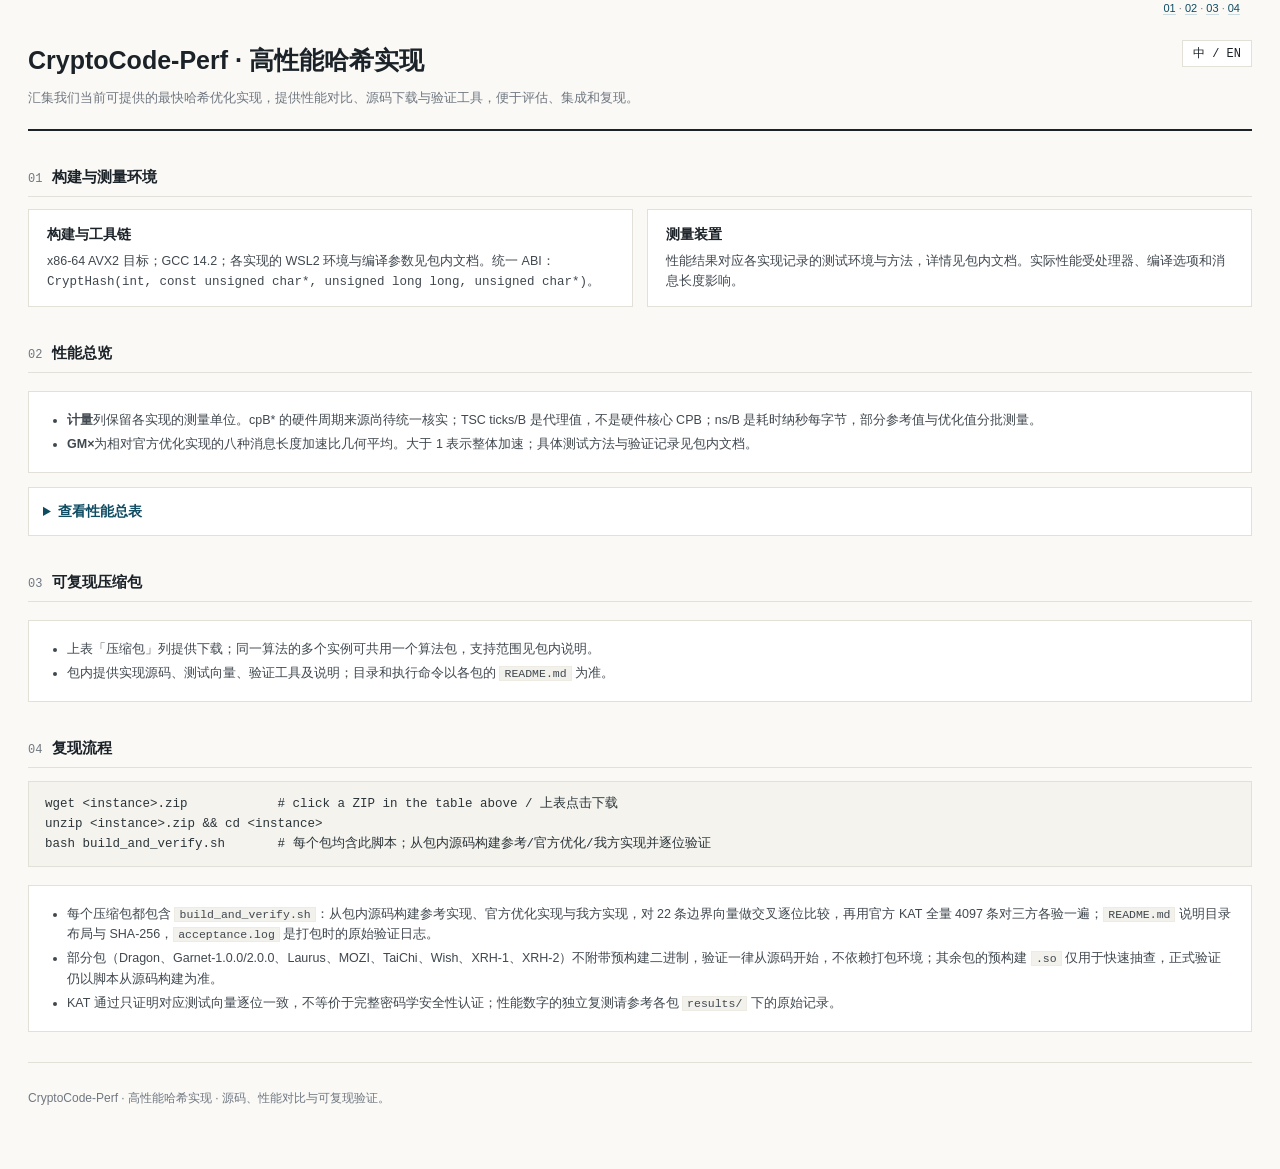
<file: index.html>
<!DOCTYPE html><html lang="zh-CN"><head><meta charset="utf-8"><meta name="viewport" content="width=device-width,initial-scale=1">
<title>CryptoCode-Perf — High-Performance Hash Implementations</title><link rel="stylesheet" href="styles.css"></head><body><div class="wrap">
<div style="float:right;margin-right:12px" class="small"><a href="#env">01</a> · <a href="#perf">02</a> · <a href="#archives">03</a> · <a href="#flow">04</a></div>
<div class="masthead"><div style="float:right"><button class="langbtn sz" onclick="setLang(document.body.classList.contains('lang-en')?'zh':'en')">中 / EN</button></div>
<h1><span class="zh">CryptoCode-Perf · 高性能哈希实现</span><span class="en">CryptoCode-Perf · High-Performance Hash Implementations</span></h1>
<p class="sub"><span class="zh">汇集我们当前可提供的最快哈希优化实现，提供性能对比、源码下载与验证工具，便于评估、集成和复现。</span><span class="en">Explore the fastest hash implementations we currently offer, with performance comparisons, source downloads and verification tools for evaluation, integration and reproducibility.</span></p></div>

<h2 id="env"><span class="h2n">01</span><span class="zh">构建与测量环境</span><span class="en">Build &amp; measurement environment</span></h2>
<div class="cols">
 <div class="card"><h3><span class="zh">构建与工具链</span><span class="en">Build &amp; toolchain</span></h3><p>
 <span class="zh">x86-64 AVX2 目标；GCC 14.2；各实现的 WSL2 环境与编译参数见包内文档。统一 ABI：<code>CryptHash(int, const unsigned char*, unsigned long long, unsigned char*)</code>。</span>
 <span class="en">x86-64 AVX2 target; GCC 14.2; consult each result for its WSL2 distribution and method. Common ABI: <code>CryptHash(int, const unsigned char*, unsigned long long, unsigned char*)</code>.</span></p></div>
 <div class="card" id="rigor"><h3><span class="zh">测量装置</span><span class="en">Measurement apparatus</span></h3><p>
 <span class="zh">性能结果对应各实现记录的测试环境与方法，详情见包内文档。实际性能受处理器、编译选项和消息长度影响。</span>
 <span class="en">Results reflect the environment and methodology documented for each implementation. Performance varies with processor, compiler options and message length.</span></p></div>
</div>

<h2 id="perf"><span class="h2n">02</span><span class="zh">性能总览</span><span class="en">Performance overview</span></h2>
<div class="notes"><ul><li><span class="zh"><b>计量</b>列保留各实现的测量单位。cpB* 的硬件周期来源尚待统一核实；TSC ticks/B 是代理值，不是硬件核心 CPB；ns/B 是耗时纳秒每字节，部分参考值与优化值分批测量。</span><span class="en">The Unit column preserves each result’s measurement unit. Hardware-counter provenance for cpB* requires review; TSC ticks/B are not hardware core cycles; ns/B is elapsed nanoseconds per byte; some reference and optimized values were measured in separate sessions.</span></li><li><span class="zh"><b>GM×</b>为相对官方优化实现的八种消息长度加速比几何平均。大于 1 表示整体加速；具体测试方法与验证记录见包内文档。</span><span class="en"><b>GM×</b> is the eight-length geometric mean versus official OPT. Values above 1 indicate an overall speedup; see each package for measurement methods and verification records.</span></li></ul></div>
<details id="performance-table" class="performance-details" data-cap-site-layout="1"><summary><span class="zh">查看性能总表</span><span class="en">Show performance table</span></summary>
<div class="toolbar"><span class="lbl">84 <span class="zh">个实例</span><span class="en">instances</span></span>
 <input id="q" type="text" placeholder="搜索 ID、算法、实例 / Search ID, algorithm, instance">
 <span class="lbl"><span class="zh">排序</span><span class="en">Sort</span></span><button class="sz" onclick="sortBy('id')">ID</button><button class="sz" onclick="sortBy('gm')">GM</button><button class="sz" onclick="sortBy('inst')">A–Z</button>
 <span class="tbcount" id="cnt"></span></div>
<div class="table-scroll"><table id="tb"><thead><tr><th>ID</th><th><span class="zh">算法</span><span class="en">Algorithm</span></th><th><span class="zh">实例</span><span class="en">Instance</span></th><th class="r"><span class="zh">位长</span><span class="en">Bits</span></th><th><span class="zh">实现形态</span><span class="en">Form</span></th><th><span class="zh">计量</span><span class="en">Unit</span></th><th class="r"><span class="zh">参考 @1024 B</span><span class="en">Ref @1024 B</span></th><th class="r"><span class="zh">官方优化 @1024 B</span><span class="en">Official-Opt @1024 B</span></th><th class="r"><span class="zh">CryptoCode 优化 @1024 B</span><span class="en">CryptoCode-Opt @1024 B</span></th><th class="r">GM×</th><th class="r"><span class="zh">压缩包</span><span class="en">ZIP</span></th></tr></thead>
<tbody class="grp" id="g_0"><tr data-inst="AFS-TrEDM-1024" data-id="hash-01" data-gm="1.19"><td class="iid">hash-01</td><td class="alg">AFS-TrEDM</td><td class="inst">AFS-TrEDM-1024</td><td class="r">1024</td><td class="small">AVX2 C</td><td class="small unit">ns/B</td><td class="r num">70.794</td><td class="r num">19.341</td><td class="r num">16.183</td><td class="r num v-win"><b>1.19&#215;</b></td><td class="r"><a href="instances/AFS-TrEDM-1.0.0.zip">ZIP</a> <span class="small">6.14 MB</span></td></tr><tr data-inst="AFS-TrEDM-512" data-id="hash-01" data-gm="1.21"><td class="iid">hash-01</td><td class="alg">AFS-TrEDM</td><td class="inst">AFS-TrEDM-512</td><td class="r">512</td><td class="small">AVX2 C</td><td class="small unit">ns/B</td><td class="r num">18.633</td><td class="r num">5.434</td><td class="r num">4.450</td><td class="r num v-win"><b>1.21&#215;</b></td><td class="r"><a href="instances/AFS-TrEDM-1.0.0.zip">ZIP</a> <span class="small">6.14 MB</span></td></tr><tr data-inst="AFS-TrEDM-768" data-id="hash-01" data-gm="1.21"><td class="iid">hash-01</td><td class="alg">AFS-TrEDM</td><td class="inst">AFS-TrEDM-768</td><td class="r">768</td><td class="small">AVX2 C</td><td class="small unit">ns/B</td><td class="r num">40.249</td><td class="r num">11.378</td><td class="r num">9.277</td><td class="r num v-win"><b>1.21&#215;</b></td><td class="r"><a href="instances/AFS-TrEDM-1.0.0.zip">ZIP</a> <span class="small">6.14 MB</span></td></tr></tbody><tbody class="grp" id="g_1"><tr data-inst="AXIS-1024" data-id="hash-02" data-gm="3.81"><td class="iid">hash-02</td><td class="alg">AXIS</td><td class="inst">AXIS-1024</td><td class="r">1024</td><td class="small">AVX2 C</td><td class="small unit">ns/B</td><td class="r num">30.190</td><td class="r num">17.784</td><td class="r num">3.683</td><td class="r num v-win"><b>3.81&#215;</b></td><td class="r"><a href="instances/AXIS-1.0.0.zip">ZIP</a> <span class="small">5.98 MB</span></td></tr><tr data-inst="AXIS-512" data-id="hash-02" data-gm="2.39"><td class="iid">hash-02</td><td class="alg">AXIS</td><td class="inst">AXIS-512</td><td class="r">512</td><td class="small">AVX2 C</td><td class="small unit">ns/B</td><td class="r num">19.926</td><td class="r num">10.180</td><td class="r num">3.218</td><td class="r num v-win"><b>2.39&#215;</b></td><td class="r"><a href="instances/AXIS-1.0.0.zip">ZIP</a> <span class="small">5.98 MB</span></td></tr><tr data-inst="AXIS-768" data-id="hash-02" data-gm="2.53"><td class="iid">hash-02</td><td class="alg">AXIS</td><td class="inst">AXIS-768</td><td class="r">768</td><td class="small">AVX2 C</td><td class="small unit">ns/B</td><td class="r num">31.865</td><td class="r num">15.082</td><td class="r num">5.061</td><td class="r num v-win"><b>2.53&#215;</b></td><td class="r"><a href="instances/AXIS-1.0.0.zip">ZIP</a> <span class="small">5.98 MB</span></td></tr></tbody><tbody class="grp" id="g_2"><tr data-inst="C-HASH-1024" data-id="hash-03" data-gm="1.38"><td class="iid">hash-03</td><td class="alg">C-HASH</td><td class="inst">C-HASH-1024</td><td class="r">1024</td><td class="small">AVX2 C</td><td class="small unit">ns/B</td><td class="r num">369.855</td><td class="r num">11.709</td><td class="r num">8.525</td><td class="r num v-win"><b>1.38&#215;</b></td><td class="r"><a href="instances/C-HASH-1.0.0.zip">ZIP</a> <span class="small">3.89 MB</span></td></tr><tr data-inst="C-HASH-512" data-id="hash-03" data-gm="1.20"><td class="iid">hash-03</td><td class="alg">C-HASH</td><td class="inst">C-HASH-512</td><td class="r">512</td><td class="small">AVX2 C</td><td class="small unit">ns/B</td><td class="r num">371.201</td><td class="r num">10.869</td><td class="r num">9.138</td><td class="r num v-win"><b>1.20&#215;</b></td><td class="r"><a href="instances/C-HASH-1.0.0.zip">ZIP</a> <span class="small">3.89 MB</span></td></tr></tbody><tbody class="grp" id="g_3"><tr data-inst="CHAMP-1024" data-id="hash-04" data-gm="1.73"><td class="iid">hash-04</td><td class="alg">CHAMP</td><td class="inst">CHAMP-1024</td><td class="r">1024</td><td class="small"><span class="zh">标量 C</span><span class="en">scalar C</span></td><td class="small unit">ns/B</td><td class="r num">410.226</td><td class="r num">87.662</td><td class="r num">47.526</td><td class="r num v-win"><b>1.73&#215;</b></td><td class="r"><a href="instances/CHAMP-1.0.0.zip">ZIP</a> <span class="small">3.76 MB</span></td></tr><tr data-inst="CHAMP-512" data-id="hash-04" data-gm="1.43"><td class="iid">hash-04</td><td class="alg">CHAMP</td><td class="inst">CHAMP-512</td><td class="r">512</td><td class="small"><span class="zh">标量 C</span><span class="en">scalar C</span></td><td class="small unit">ns/B</td><td class="r num">102.817</td><td class="r num">22.784</td><td class="r num">17.503</td><td class="r num v-win"><b>1.43&#215;</b></td><td class="r"><a href="instances/CHAMP-1.0.0.zip">ZIP</a> <span class="small">3.76 MB</span></td></tr></tbody><tbody class="grp" id="g_4"><tr data-inst="Dragon-512" data-id="hash-07" data-gm="1.048"><td class="iid">hash-07</td><td class="alg">Dragon</td><td class="inst">Dragon-512</td><td class="r">512</td><td class="small"><span class="zh">标量 C（宏展开）</span><span class="en">scalar C (macro-unrolled)</span></td><td class="small unit"><span title="Legacy cycle-count source requires verification">cpB*</span></td><td class="r num">11.16</td><td class="r num">3.57</td><td class="r num">3.37</td><td class="r num v-tie"><b>1.05&#215;</b></td><td class="r"><a href="instances/Dragon-1.0.0.zip">ZIP</a> <span class="small">3.16 MB</span></td></tr></tbody><tbody class="grp" id="g_5"><tr data-inst="Eijen-512" data-id="hash-09" data-gm="1.22"><td class="iid">hash-09</td><td class="alg">Eijen</td><td class="inst">Eijen-512</td><td class="r">512</td><td class="small">AVX2 C</td><td class="small unit">ns/B</td><td class="r num">1.311</td><td class="r num">1.245</td><td class="r num">1.030</td><td class="r num v-win"><b>1.22&#215;</b></td><td class="r"><a href="instances/Eijen-1.0.0.zip">ZIP</a> <span class="small">10.04 MB</span></td></tr><tr data-inst="Eijen-256" data-id="hash-09" data-gm="1.20"><td class="iid">hash-09</td><td class="alg">Eijen</td><td class="inst">Eijen-256</td><td class="r">256</td><td class="small">AVX2 C</td><td class="small unit">ns/B</td><td class="r num">1.077</td><td class="r num">1.025</td><td class="r num">0.853</td><td class="r num v-win" title="Diagnostic elapsed-time geometric mean; formal audit pending"><b>1.20×</b></td><td class="r"><a href="instances/Eijen-1.0.0.zip">ZIP</a> <span class="small">10.04 MB</span></td></tr><tr data-inst="Eijen-384" data-id="hash-09" data-gm="1.25"><td class="iid">hash-09</td><td class="alg">Eijen</td><td class="inst">Eijen-384</td><td class="r">384</td><td class="small">AVX2 C</td><td class="small unit">ns/B</td><td class="r num">1.306</td><td class="r num">1.240</td><td class="r num">0.982</td><td class="r num v-win"><b>1.25&#215;</b></td><td class="r"><a href="instances/Eijen-1.0.0.zip">ZIP</a> <span class="small">10.04 MB</span></td></tr><tr data-inst="Eijen-768" data-id="hash-09" data-gm="1.39"><td class="iid">hash-09</td><td class="alg">Eijen</td><td class="inst">Eijen-768</td><td class="r">768</td><td class="small">AVX2 C</td><td class="small unit">ns/B</td><td class="r num">1.534</td><td class="r num">1.469</td><td class="r num">1.058</td><td class="r num v-win"><b>1.39&#215;</b></td><td class="r"><a href="instances/Eijen-1.0.0.zip">ZIP</a> <span class="small">10.04 MB</span></td></tr><tr data-inst="Eijen-1024" data-id="hash-09" data-gm="1.22"><td class="iid">hash-09</td><td class="alg">Eijen</td><td class="inst">Eijen-1024</td><td class="r">1024</td><td class="small">AVX2 C</td><td class="small unit">ns/B</td><td class="r num">1.967</td><td class="r num">1.899</td><td class="r num">1.553</td><td class="r num v-win" title="Diagnostic elapsed-time geometric mean; formal audit pending"><b>1.22×</b></td><td class="r"><a href="instances/Eijen-1.0.0.zip">ZIP</a> <span class="small">10.04 MB</span></td></tr></tbody><tbody class="grp" id="g_6"><tr data-inst="Iphe-512" data-id="hash-12" data-gm="1.84"><td class="iid">hash-12</td><td class="alg">Iphe</td><td class="inst">Iphe-512</td><td class="r">512</td><td class="small">AVX2 C</td><td class="small unit">ns/B</td><td class="r num">13.358</td><td class="r num">3.245</td><td class="r num">1.936</td><td class="r num v-win"><b>1.84&#215;</b></td><td class="r"><a href="instances/Iphe-1.0.0.zip">ZIP</a> <span class="small">5.78 MB</span></td></tr><tr data-inst="Iphe-768" data-id="hash-12" data-gm="1.92"><td class="iid">hash-12</td><td class="alg">Iphe</td><td class="inst">Iphe-768</td><td class="r">768</td><td class="small">AVX2 C</td><td class="small unit">ns/B</td><td class="r num">15.483</td><td class="r num">3.625</td><td class="r num">2.041</td><td class="r num v-win"><b>1.92&#215;</b></td><td class="r"><a href="instances/Iphe-1.0.0.zip">ZIP</a> <span class="small">5.78 MB</span></td></tr><tr data-inst="Iphe-1024" data-id="hash-12" data-gm="1.45"><td class="iid">hash-12</td><td class="alg">Iphe</td><td class="inst">Iphe-1024</td><td class="r">1024</td><td class="small">AVX2 C</td><td class="small unit">ns/B</td><td class="r num">19.923</td><td class="r num">3.922</td><td class="r num">2.943</td><td class="r num v-win"><b>1.45&#215;</b></td><td class="r"><a href="instances/Iphe-1.0.0.zip">ZIP</a> <span class="small">5.78 MB</span></td></tr></tbody><tbody class="grp" id="g_7"><tr data-inst="JuziHash-1024" data-id="hash-13" data-gm="1.21"><td class="iid">hash-13</td><td class="alg">JuziHash</td><td class="inst">JuziHash-1024</td><td class="r">1024</td><td class="small">AVX2 C</td><td class="small unit">ns/B</td><td class="r num">58.846</td><td class="r num">3.853</td><td class="r num">3.168</td><td class="r num v-win"><b>1.21&#215;</b></td><td class="r"><a href="instances/JuziHash-1.0.0.zip">ZIP</a> <span class="small">3.80 MB</span></td></tr><tr data-inst="JuziHash-512" data-id="hash-13" data-gm="1.56"><td class="iid">hash-13</td><td class="alg">JuziHash</td><td class="inst">JuziHash-512</td><td class="r">512</td><td class="small">C</td><td class="small unit">ns/B</td><td class="r num">57.176</td><td class="r num">3.781</td><td class="r num">2.425</td><td class="r num v-win"><b>1.56&#215;</b></td><td class="r"><a href="instances/JuziHash-1.0.0.zip">ZIP</a> <span class="small">3.80 MB</span></td></tr></tbody><tbody class="grp" id="g_8"><tr data-inst="Laurus-512" data-id="hash-14" data-gm="1.08"><td class="iid">hash-14</td><td class="alg">Laurus</td><td class="inst">Laurus-512</td><td class="r">512</td><td class="small"><span class="zh">标量 C</span><span class="en">scalar C</span></td><td class="small unit"><span title="Legacy cycle-count source requires verification">cpB*</span></td><td class="r num">17.90</td><td class="r num">5.45</td><td class="r num">5.06</td><td class="r num v-win"><b>1.08&#215;</b></td><td class="r"><a href="instances/Laurus-1.0.0.zip">ZIP</a> <span class="small">5.16 MB</span></td></tr><tr data-inst="Laurus-768" data-id="hash-14" data-gm="1.07"><td class="iid">hash-14</td><td class="alg">Laurus</td><td class="inst">Laurus-768</td><td class="r">768</td><td class="small"><span class="zh">标量 C</span><span class="en">scalar C</span></td><td class="small unit"><span title="Legacy cycle-count source requires verification">cpB*</span></td><td class="r num">20.98</td><td class="r num">6.21</td><td class="r num">5.78</td><td class="r num v-win"><b>1.07&#215;</b></td><td class="r"><a href="instances/Laurus-1.0.0.zip">ZIP</a> <span class="small">5.16 MB</span></td></tr><tr data-inst="Laurus-1024" data-id="hash-14" data-gm="1.06"><td class="iid">hash-14</td><td class="alg">Laurus</td><td class="inst">Laurus-1024</td><td class="r">1024</td><td class="small"><span class="zh">标量 C</span><span class="en">scalar C</span></td><td class="small unit"><span title="Legacy cycle-count source requires verification">cpB*</span></td><td class="r num">34.80</td><td class="r num">8.73</td><td class="r num">8.08</td><td class="r num v-win"><b>1.06&#215;</b></td><td class="r"><a href="instances/Laurus-1.0.0.zip">ZIP</a> <span class="small">5.16 MB</span></td></tr></tbody><tbody class="grp" id="g_9"><tr data-inst="LLH-1024" data-id="hash-16" data-gm="1.19"><td class="iid">hash-16</td><td class="alg">LLH</td><td class="inst">LLH-1024</td><td class="r">1024</td><td class="small">AVX2 C</td><td class="small unit"><span title="Legacy cycle-count source requires verification">cpB*</span></td><td class="r num">23.68</td><td class="r num">11.55</td><td class="r num">9.50</td><td class="r num v-win"><b>1.19&#215;</b></td><td class="r"><a href="instances/LLH-1.0.0.zip">ZIP</a> <span class="small">3.46 MB</span></td></tr><tr data-inst="LLH-512" data-id="hash-16" data-gm="1.06"><td class="iid">hash-16</td><td class="alg">LLH</td><td class="inst">LLH-512</td><td class="r">512</td><td class="small"><span class="zh">AVX2 四行打包（24 行 / 6 个 ymm）</span><span class="en">AVX2 four-row packing (24 rows / 6 ymm)</span></td><td class="small unit"><span title="Legacy cycle-count source requires verification">cpB*</span></td><td class="r num">14.65</td><td class="r num">8.48</td><td class="r num">8.14</td><td class="r num v-win"><b>1.06&#215;</b></td><td class="r"><a href="instances/LLH-1.0.0.zip">ZIP</a> <span class="small">3.46 MB</span></td></tr></tbody><tbody class="grp" id="g_10"><tr data-inst="MoFang-1024" data-id="hash-19" data-gm="1.91"><td class="iid">hash-19</td><td class="alg">MoFang</td><td class="inst">MoFang-1024</td><td class="r">1024</td><td class="small">SSE C</td><td class="small unit"><span title="Legacy cycle-count source requires verification">cpB*</span></td><td class="r num">20.47</td><td class="r num">9.10</td><td class="r num">4.76</td><td class="r num v-win"><b>1.91&#215;</b></td><td class="r"><a href="instances/MoFang-1.0.0.zip">ZIP</a> <span class="small">9.77 MB</span></td></tr><tr data-inst="MoFang-768" data-id="hash-19" data-gm="1.93"><td class="iid">hash-19</td><td class="alg">MoFang</td><td class="inst">MoFang-768</td><td class="r">768</td><td class="small">AVX2 C</td><td class="small unit"><span title="Legacy cycle-count source requires verification">cpB*</span></td><td class="r num">20.60</td><td class="r num">9.15</td><td class="r num">4.76</td><td class="r num v-win"><b>1.93&#215;</b></td><td class="r"><a href="instances/MoFang-1.0.0.zip">ZIP</a> <span class="small">9.77 MB</span></td></tr><tr data-inst="MoFang-512" data-id="hash-19" data-gm="2.87"><td class="iid">hash-19</td><td class="alg">MoFang</td><td class="inst">MoFang-512</td><td class="r">512</td><td class="small">AVX2 C</td><td class="small unit">TSC ticks/B</td><td class="r num">14.016</td><td class="r num">7.673</td><td class="r num">2.613</td><td class="r num v-win"><b>2.87&#215;</b></td><td class="r"><a href="instances/MoFang-1.0.0.zip">ZIP</a> <span class="small">9.77 MB</span></td></tr><tr data-inst="MoFang-256" data-id="hash-19" data-gm="2.81"><td class="iid">hash-19</td><td class="alg">MoFang</td><td class="inst">MoFang-256</td><td class="r">256</td><td class="small">AVX2 C</td><td class="small unit"><span title="Legacy cycle-count source requires verification">cpB*</span></td><td class="r num">10.40</td><td class="r num">6.89</td><td class="r num">2.52</td><td class="r num v-win"><b>2.81&#215;</b></td><td class="r"><a href="instances/MoFang-1.0.0.zip">ZIP</a> <span class="small">9.77 MB</span></td></tr><tr data-inst="MoFang-256-XOF" data-id="hash-19" data-gm="2.99"><td class="iid">hash-19</td><td class="alg">MoFang</td><td class="inst">MoFang-256-XOF</td><td class="r">256</td><td class="small">AVX2 C</td><td class="small unit"><span title="Legacy cycle-count source requires verification">cpB*</span></td><td class="r num">9.30</td><td class="r num">6.49</td><td class="r num">2.12</td><td class="r num v-win"><b>2.99&#215;</b></td><td class="r"><a href="instances/MoFang-1.0.0.zip">ZIP</a> <span class="small">9.77 MB</span></td></tr><tr data-inst="MoFang-768-XOF" data-id="hash-19" data-gm="1.83"><td class="iid">hash-19</td><td class="alg">MoFang</td><td class="inst">MoFang-768-XOF</td><td class="r">768</td><td class="small"><span class="zh">标量 C（核心复用 1024 档）</span><span class="en">scalar C (kernel reused from the 1024 tier)</span></td><td class="small unit"><span title="Legacy cycle-count source requires verification">cpB*</span></td><td class="r num">17.14</td><td class="r num">7.97</td><td class="r num">4.27</td><td class="r num v-win"><b>1.83&#215;</b></td><td class="r"><a href="instances/MoFang-1.0.0.zip">ZIP</a> <span class="small">9.77 MB</span></td></tr></tbody><tbody class="grp" id="g_11"><tr data-inst="MOZI-384" data-id="hash-20" data-gm="1.39"><td class="iid">hash-20</td><td class="alg">Mozi</td><td class="inst">MOZI-384</td><td class="r">384</td><td class="small"><span class="zh">SSE 汇编</span><span class="en">SSE assembly</span></td><td class="small unit"><span title="Legacy cycle-count source requires verification">cpB*</span></td><td class="r num">11.97</td><td class="r num">4.33</td><td class="r num">3.19</td><td class="r num v-win"><b>1.39&#215;</b></td><td class="r"><a href="instances/Mozi-1.0.0.zip">ZIP</a> <span class="small">6.76 MB</span></td></tr><tr data-inst="MOZI-512" data-id="hash-20" data-gm="0.913"><td class="iid">hash-20</td><td class="alg">Mozi</td><td class="inst">MOZI-512</td><td class="r">512</td><td class="small"><span class="zh">SSE C++（对手 fast 驱动）</span><span class="en">SSE C++ (vendor fast-path driver)</span></td><td class="small unit"><span title="Legacy cycle-count source requires verification">cpB*</span></td><td class="r num">17.10</td><td class="r num">4.80</td><td class="r num">5.12</td><td class="r num v-loss"><b>0.91&#215;</b></td><td class="r"><a href="instances/Mozi-1.0.0.zip">ZIP</a> <span class="small">6.76 MB</span></td></tr><tr data-inst="MOZI-768" data-id="hash-20" data-gm="0.899"><td class="iid">hash-20</td><td class="alg">Mozi</td><td class="inst">MOZI-768</td><td class="r">768</td><td class="small"><span class="zh">SSE C++（对手 fast 驱动）</span><span class="en">SSE C++ (vendor fast-path driver)</span></td><td class="small unit"><span title="Legacy cycle-count source requires verification">cpB*</span></td><td class="r num">14.81</td><td class="r num">4.31</td><td class="r num">4.72</td><td class="r num v-loss"><b>0.90&#215;</b></td><td class="r"><a href="instances/Mozi-1.0.0.zip">ZIP</a> <span class="small">6.76 MB</span></td></tr><tr data-inst="MOZI-1024" data-id="hash-20" data-gm="0.933"><td class="iid">hash-20</td><td class="alg">Mozi</td><td class="inst">MOZI-1024</td><td class="r">1024</td><td class="small"><span class="zh">SSE C++（对手 fast 驱动）</span><span class="en">SSE C++ (vendor fast-path driver)</span></td><td class="small unit"><span title="Legacy cycle-count source requires verification">cpB*</span></td><td class="r num">18.87</td><td class="r num">5.59</td><td class="r num">5.85</td><td class="r num v-loss"><b>0.93&#215;</b></td><td class="r"><a href="instances/Mozi-1.0.0.zip">ZIP</a> <span class="small">6.76 MB</span></td></tr></tbody><tbody class="grp-note" id="g_11n"><tr><td colspan="12" class="note"><span class="zh"><b>MOZI-512/768/1024 选型说明：</b>这三档的对比对象是官方 <code>Optimized_Implementation</code> 自带的 SSE/AVX2 快路径（其分发逻辑内建在官方驱动里）。官方优化实现在这三档确实更快（0.91×/0.90×/0.93×）；我们保留这三行是为了如实披露——本站的规则是逐档给出<strong>已验证</strong>的最好成绩，而不是只列赢的档位。MOZI-384（1.39×）是我们占优的档位；三档 loss 的包同样提供三方源码与 KAT，供独立复验。</span><span class="en"><b>MOZI-512/768/1024 selection note:</b> the baseline for these three tiers is the official <code>Optimized_Implementation</code> with its vendor fast-path driver, which is genuinely faster than our build (0.91×/0.90×/0.93×). We keep these rows to disclose the full picture — this site reports the verified best result per tier, not only the winning ones. MOZI-384 (1.39×) is the tier where we lead; the loss-tier package still ships all three implementations with KAT for independent re-verification.</span></td></tr></tbody><tbody class="grp" id="g_12"><tr data-inst="Neulaser-512" data-id="hash-21" data-gm="1.29"><td class="iid">hash-21</td><td class="alg">Neulaser</td><td class="inst">Neulaser-512</td><td class="r">512</td><td class="small"><span class="zh">标量 C</span><span class="en">scalar C</span></td><td class="small unit"><span title="Legacy cycle-count source requires verification">cpB*</span></td><td class="r num">89.87</td><td class="r num">47.18</td><td class="r num">36.46</td><td class="r num v-win"><b>1.29&#215;</b></td><td class="r"><a href="instances/Neulaser-1.0.0.zip">ZIP</a> <span class="small">5.21 MB</span></td></tr><tr data-inst="Neulaser-768" data-id="hash-21" data-gm="1.12"><td class="iid">hash-21</td><td class="alg">Neulaser</td><td class="inst">Neulaser-768</td><td class="r">768</td><td class="small"><span class="zh">标量 C</span><span class="en">scalar C</span></td><td class="small unit"><span title="Legacy cycle-count source requires verification">cpB*</span></td><td class="r num">79.24</td><td class="r num">38.67</td><td class="r num">34.62</td><td class="r num v-win"><b>1.12&#215;</b></td><td class="r"><a href="instances/Neulaser-1.0.0.zip">ZIP</a> <span class="small">5.21 MB</span></td></tr><tr data-inst="Neulaser-1024" data-id="hash-21" data-gm="1.25"><td class="iid">hash-21</td><td class="alg">Neulaser</td><td class="inst">Neulaser-1024</td><td class="r">1024</td><td class="small"><span class="zh">标量 C</span><span class="en">scalar C</span></td><td class="small unit"><span title="Legacy cycle-count source requires verification">cpB*</span></td><td class="r num">76.80</td><td class="r num">44.20</td><td class="r num">35.42</td><td class="r num v-win"><b>1.25&#215;</b></td><td class="r"><a href="instances/Neulaser-1.0.0.zip">ZIP</a> <span class="small">5.21 MB</span></td></tr></tbody><tbody class="grp" id="g_13"><tr data-inst="Pavelor-1024" data-id="hash-22" data-gm="1.07"><td class="iid">hash-22</td><td class="alg">Pavelor</td><td class="inst">Pavelor-1024</td><td class="r">1024</td><td class="small"><span class="zh">标量 C</span><span class="en">scalar C</span></td><td class="small unit"><span title="Legacy cycle-count source requires verification">cpB*</span></td><td class="r num">437.78</td><td class="r num">3.47</td><td class="r num">3.17</td><td class="r num v-win"><b>1.07&#215;</b></td><td class="r"><a href="instances/Pavelor-1.0.0.zip">ZIP</a> <span class="small">5.18 MB</span></td></tr><tr data-inst="Pavelor-512" data-id="hash-22" data-gm="1.12"><td class="iid">hash-22</td><td class="alg">Pavelor</td><td class="inst">Pavelor-512</td><td class="r">512</td><td class="small"><span class="zh">标量 C</span><span class="en">scalar C</span></td><td class="small unit"><span title="Legacy cycle-count source requires verification">cpB*</span></td><td class="r num">150.44</td><td class="r num">1.17</td><td class="r num">1.00</td><td class="r num v-win"><b>1.12&#215;</b></td><td class="r"><a href="instances/Pavelor-1.0.0.zip">ZIP</a> <span class="small">5.18 MB</span></td></tr><tr data-inst="Pavelor-768" data-id="hash-22" data-gm="1.08"><td class="iid">hash-22</td><td class="alg">Pavelor</td><td class="inst">Pavelor-768</td><td class="r">768</td><td class="small"><span class="zh">标量 C</span><span class="en">scalar C</span></td><td class="small unit"><span title="Legacy cycle-count source requires verification">cpB*</span></td><td class="r num">172.72</td><td class="r num">1.41</td><td class="r num">1.30</td><td class="r num v-win"><b>1.08&#215;</b></td><td class="r"><a href="instances/Pavelor-1.0.0.zip">ZIP</a> <span class="small">5.18 MB</span></td></tr></tbody><tbody class="grp" id="g_14"><tr data-inst="QILIN-512" data-id="hash-23" data-gm="1.22"><td class="iid">hash-23</td><td class="alg">QILIN</td><td class="inst">QILIN-512</td><td class="r">512</td><td class="small"><span class="zh">标量 C</span><span class="en">scalar C</span></td><td class="small unit"><span title="Legacy cycle-count source requires verification">cpB*</span></td><td class="r num">34.61</td><td class="r num">4.982</td><td class="r num">4.318</td><td class="r num v-win"><b>1.22&#215;</b></td><td class="r"><a href="instances/QILIN-1.0.1.zip">ZIP</a> <span class="small">5.15 MB</span></td></tr><tr data-inst="QILIN-768" data-id="hash-23" data-gm="1.37"><td class="iid">hash-23</td><td class="alg">QILIN</td><td class="inst">QILIN-768</td><td class="r">768</td><td class="small"><span class="zh">标量 C</span><span class="en">scalar C</span></td><td class="small unit"><span title="Legacy cycle-count source requires verification">cpB*</span></td><td class="r num">53.87</td><td class="r num">9.673</td><td class="r num">7.240</td><td class="r num v-win"><b>1.37&#215;</b></td><td class="r"><a href="instances/QILIN-1.0.1.zip">ZIP</a> <span class="small">5.15 MB</span></td></tr><tr data-inst="QILIN-1024" data-id="hash-23" data-gm="1.29"><td class="iid">hash-23</td><td class="alg">QILIN</td><td class="inst">QILIN-1024</td><td class="r">1024</td><td class="small"><span class="zh">标量 C</span><span class="en">scalar C</span></td><td class="small unit"><span title="Legacy cycle-count source requires verification">cpB*</span></td><td class="r num">81.27</td><td class="r num">13.340</td><td class="r num">11.005</td><td class="r num v-win"><b>1.29&#215;</b></td><td class="r"><a href="instances/QILIN-1.0.1.zip">ZIP</a> <span class="small">5.15 MB</span></td></tr></tbody><tbody class="grp" id="g_15"><tr data-inst="QSH-512" data-id="hash-24" data-gm="1.09"><td class="iid">hash-24</td><td class="alg">QSH</td><td class="inst">QSH-512</td><td class="r">512</td><td class="small">AVX2 C</td><td class="small unit"><span title="Legacy cycle-count source requires verification">cpB*</span></td><td class="r num">148.67</td><td class="r num">6.33</td><td class="r num">5.72</td><td class="r num v-win"><b>1.09&#215;</b></td><td class="r"><a href="instances/QSH-1.0.0.zip">ZIP</a> <span class="small">5.19 MB</span></td></tr><tr data-inst="QSH-768" data-id="hash-24" data-gm="1.05"><td class="iid">hash-24</td><td class="alg">QSH</td><td class="inst">QSH-768</td><td class="r">768</td><td class="small">AVX2 C</td><td class="small unit"><span title="Legacy cycle-count source requires verification">cpB*</span></td><td class="r num">192.40</td><td class="r num">11.37</td><td class="r num">10.53</td><td class="r num v-win"><b>1.05&#215;</b></td><td class="r"><a href="instances/QSH-1.0.0.zip">ZIP</a> <span class="small">5.19 MB</span></td></tr><tr data-inst="QSH-1024" data-id="hash-24" data-gm="1.098"><td class="iid">hash-24</td><td class="alg">QSH</td><td class="inst">QSH-1024</td><td class="r">1024</td><td class="small">AVX2 C</td><td class="small unit"><span title="Legacy cycle-count source requires verification">cpB*</span></td><td class="r num">229.55</td><td class="r num">13.46</td><td class="r num">12.13</td><td class="r num v-win"><b>1.10&#215;</b></td><td class="r"><a href="instances/QSH-1.0.0.zip">ZIP</a> <span class="small">5.19 MB</span></td></tr></tbody><tbody class="grp" id="g_16"><tr data-inst="TaiChi-512" data-id="hash-25" data-gm="1.31"><td class="iid">hash-25</td><td class="alg">TaiChi</td><td class="inst">TaiChi-512</td><td class="r">512</td><td class="small"><span class="zh">标量 C</span><span class="en">scalar C</span></td><td class="small unit"><span title="Legacy cycle-count source requires verification">cpB*</span></td><td class="r num">63.34</td><td class="r num">7.85</td><td class="r num">6.18</td><td class="r num v-win"><b>1.31&#215;</b></td><td class="r"><a href="instances/TaiChi-1.0.0.zip">ZIP</a> <span class="small">5.14 MB</span></td></tr><tr data-inst="TaiChi-1024" data-id="hash-25" data-gm="1.10"><td class="iid">hash-25</td><td class="alg">TaiChi</td><td class="inst">TaiChi-1024</td><td class="r">1024</td><td class="small"><span class="zh">标量 C</span><span class="en">scalar C</span></td><td class="small unit"><span title="Legacy cycle-count source requires verification">cpB*</span></td><td class="r num">123.32</td><td class="r num">15.24</td><td class="r num">13.52</td><td class="r num v-win"><b>1.10&#215;</b></td><td class="r"><a href="instances/TaiChi-1.0.0.zip">ZIP</a> <span class="small">5.14 MB</span></td></tr><tr data-inst="TaiChi-768" data-id="hash-25" data-gm="1.24"><td class="iid">hash-25</td><td class="alg">TaiChi</td><td class="inst">TaiChi-768</td><td class="r">768</td><td class="small"><span class="zh">标量 C</span><span class="en">scalar C</span></td><td class="small unit"><span title="Legacy cycle-count source requires verification">cpB*</span></td><td class="r num">85.18</td><td class="r num">11.17</td><td class="r num">10.25</td><td class="r num v-win"><b>1.24&#215;</b></td><td class="r"><a href="instances/TaiChi-1.0.0.zip">ZIP</a> <span class="small">5.14 MB</span></td></tr></tbody><tbody class="grp" id="g_17"><tr data-inst="Vedak-1024" data-id="hash-27" data-gm="1.09"><td class="iid">hash-27</td><td class="alg">Vedak</td><td class="inst">Vedak-1024</td><td class="r">1024</td><td class="small"><span class="zh">AVX2 打包半字节</span><span class="en">AVX2 packed nibbles</span></td><td class="small unit"><span title="Legacy cycle-count source requires verification">cpB*</span></td><td class="r num">285.58</td><td class="r num">32.32</td><td class="r num">28.44</td><td class="r num v-win"><b>1.09&#215;</b></td><td class="r"><a href="instances/Vedak-1.0.0.zip">ZIP</a> <span class="small">5.19 MB</span></td></tr><tr data-inst="Vedak-768" data-id="hash-27" data-gm="1.16"><td class="iid">hash-27</td><td class="alg">Vedak</td><td class="inst">Vedak-768</td><td class="r">768</td><td class="small">C</td><td class="small unit">TSC ticks/B</td><td class="r num">126.56</td><td class="r num">10.46</td><td class="r num">9.16</td><td class="r num v-win"><b>1.16&#215;</b></td><td class="r"><a href="instances/Vedak-1.0.0.zip">ZIP</a> <span class="small">5.19 MB</span></td></tr><tr data-inst="Vedak-512" data-id="hash-27" data-gm="1.13"><td class="iid">hash-27</td><td class="alg">Vedak</td><td class="inst">Vedak-512</td><td class="r">512</td><td class="small"><span class="zh">AVX2 打包半字节</span><span class="en">AVX2 packed nibbles</span></td><td class="small unit"><span title="Legacy cycle-count source requires verification">cpB*</span></td><td class="r num">101.19</td><td class="r num">9.96</td><td class="r num">8.63</td><td class="r num v-win"><b>1.13&#215;</b></td><td class="r"><a href="instances/Vedak-1.0.0.zip">ZIP</a> <span class="small">5.19 MB</span></td></tr></tbody><tbody class="grp" id="g_18"><tr data-inst="XRH-1-768" data-id="hash-28" data-gm="1.02"><td class="iid">hash-28</td><td class="alg">XRH-1</td><td class="inst">XRH-1-768</td><td class="r">768</td><td class="small"><span class="zh">AVX2 汇编</span><span class="en">AVX2 assembly</span></td><td class="small unit"><span title="Legacy cycle-count source requires verification">cpB*</span></td><td class="r num">27.98</td><td class="r num">23.21</td><td class="r num">23.18</td><td class="r num v-tie"><b>1.02&#215;</b></td><td class="r"><a href="instances/XRH-1-1.0.0.zip">ZIP</a> <span class="small">3.76 MB</span></td></tr><tr data-inst="XRH-1-1024" data-id="hash-28" data-gm="1.12"><td class="iid">hash-28</td><td class="alg">XRH-1</td><td class="inst">XRH-1-1024</td><td class="r">1024</td><td class="small"><span class="zh">AVX2 汇编</span><span class="en">AVX2 assembly</span></td><td class="small unit"><span title="Legacy cycle-count source requires verification">cpB*</span></td><td class="r num">60.17</td><td class="r num">49.80</td><td class="r num">43.33</td><td class="r num v-win"><b>1.12&#215;</b></td><td class="r"><a href="instances/XRH-1-1.0.0.zip">ZIP</a> <span class="small">3.76 MB</span></td></tr></tbody><tbody class="grp" id="g_19"><tr data-inst="XRH-2-768" data-id="hash-29" data-gm="1.08"><td class="iid">hash-29</td><td class="alg">XRH-2</td><td class="inst">XRH-2-768</td><td class="r">768</td><td class="small"><span class="zh">AVX2 汇编</span><span class="en">AVX2 assembly</span></td><td class="small unit"><span title="Legacy cycle-count source requires verification">cpB*</span></td><td class="r num">26.08</td><td class="r num">21.21</td><td class="r num">19.45</td><td class="r num v-win"><b>1.08&#215;</b></td><td class="r"><a href="instances/XRH-2-1.0.0.zip">ZIP</a> <span class="small">3.69 MB</span></td></tr><tr data-inst="XRH-2-1024" data-id="hash-29" data-gm="1.13"><td class="iid">hash-29</td><td class="alg">XRH-2</td><td class="inst">XRH-2-1024</td><td class="r">1024</td><td class="small"><span class="zh">AVX2 汇编</span><span class="en">AVX2 assembly</span></td><td class="small unit"><span title="Legacy cycle-count source requires verification">cpB*</span></td><td class="r num">59.44</td><td class="r num">49.49</td><td class="r num">42.60</td><td class="r num v-win"><b>1.13&#215;</b></td><td class="r"><a href="instances/XRH-2-1.0.0.zip">ZIP</a> <span class="small">3.69 MB</span></td></tr></tbody><tbody class="grp" id="g_20"><tr data-inst="Garnet-768" data-id="hash-11" data-gm="3.93"><td class="iid">hash-11</td><td class="alg">Garnet</td><td class="inst">Garnet-768</td><td class="r">768</td><td class="small">AES-NI C</td><td class="small unit">TSC ticks/B</td><td class="r num">38.000</td><td class="r num">70.000</td><td class="r num">18.667</td><td class="r num v-win"><b>3.93&#215;</b></td><td class="r"><a href="instances/Garnet-1.0.0.zip">ZIP</a> <span class="small">2.00 MB</span></td></tr><tr data-inst="Garnet-512" data-id="hash-11" data-gm="1.773"><td class="iid">hash-11</td><td class="alg">Garnet</td><td class="inst">Garnet-512</td><td class="r">512</td><td class="small">AES-NI C</td><td class="small unit">TSC ticks/B</td><td class="r num">23.14</td><td class="r num">21.26</td><td class="r num">12.06</td><td class="r num v-win"><b>1.77&#215;</b></td><td class="r"><a href="instances/Garnet-2.0.0.zip">ZIP</a> <span class="small">9.79 MB</span></td></tr><tr data-inst="Garnet-512-Cap512" data-id="hash-11" data-gm="1.75"><td class="iid">hash-11</td><td class="alg">Garnet</td><td class="inst">Garnet-512-Cap512</td><td class="r">512</td><td class="small">AES-NI C</td><td class="small unit">TSC ticks/B</td><td class="r num">62.2</td><td class="r num">32.98</td><td class="r num">18.81</td><td class="r num v-win"><b>1.75&#215;</b></td><td class="r"><a href="instances/Garnet-2.0.0.zip">ZIP</a> <span class="small">9.79 MB</span></td></tr><tr data-inst="Garnet-512-Cap640" data-id="hash-11" data-gm="1.768"><td class="iid">hash-11</td><td class="alg">Garnet</td><td class="inst">Garnet-512-Cap640</td><td class="r">512</td><td class="small">AES-NI C</td><td class="small unit">TSC ticks/B</td><td class="r num">49.96</td><td class="r num">26.51</td><td class="r num">15.03</td><td class="r num v-win"><b>1.77&#215;</b></td><td class="r"><a href="instances/Garnet-2.0.0.zip">ZIP</a> <span class="small">9.79 MB</span></td></tr><tr data-inst="Garnet-512-Cap768" data-id="hash-11" data-gm="1.76"><td class="iid">hash-11</td><td class="alg">Garnet</td><td class="inst">Garnet-512-Cap768</td><td class="r">512</td><td class="small">AES-NI C</td><td class="small unit">TSC ticks/B</td><td class="r num">42.48</td><td class="r num">22.65</td><td class="r num">12.85</td><td class="r num v-win"><b>1.76&#215;</b></td><td class="r"><a href="instances/Garnet-2.0.0.zip">ZIP</a> <span class="small">9.79 MB</span></td></tr><tr data-inst="Garnet-512-Cap896" data-id="hash-11" data-gm="1.766"><td class="iid">hash-11</td><td class="alg">Garnet</td><td class="inst">Garnet-512-Cap896</td><td class="r">512</td><td class="small">AES-NI C</td><td class="small unit">TSC ticks/B</td><td class="r num">39.42</td><td class="r num">20.97</td><td class="r num">11.86</td><td class="r num v-win"><b>1.77&#215;</b></td><td class="r"><a href="instances/Garnet-2.0.0.zip">ZIP</a> <span class="small">9.79 MB</span></td></tr><tr data-inst="Garnet-1024" data-id="hash-11" data-gm="1.11"><td class="iid">hash-11</td><td class="alg">Garnet</td><td class="inst">Garnet-1024</td><td class="r">1024</td><td class="small">AVX2 C</td><td class="small unit"><span title="Legacy cycle-count source requires verification">cpB*</span></td><td class="r num">183.85</td><td class="r num">29.22</td><td class="r num">26.02</td><td class="r num v-win"><b>1.11&#215;</b></td><td class="r"><a href="instances/Garnet-2.0.0.zip">ZIP</a> <span class="small">9.79 MB</span></td></tr></tbody><tbody class="grp" id="g_21"><tr data-inst="ZC-DMC-1536-512" data-id="hash-31" data-gm="1.37"><td class="iid">hash-31</td><td class="alg">ZC-DMC</td><td class="inst">ZC-DMC-1536-512</td><td class="r">512</td><td class="small">AVX2 C</td><td class="small unit"><span title="Legacy cycle-count source requires verification">cpB*</span></td><td class="r num">11.62</td><td class="r num">7.48</td><td class="r num">5.48</td><td class="r num v-win"><b>1.37&#215;</b></td><td class="r"><a href="instances/ZC-DMC-1.0.0.zip">ZIP</a> <span class="small">10.39 MB</span></td></tr><tr data-inst="ZC-DMC-1536-768" data-id="hash-31" data-gm="1.33"><td class="iid">hash-31</td><td class="alg">ZC-DMC</td><td class="inst">ZC-DMC-1536-768</td><td class="r">768</td><td class="small">AVX2 C</td><td class="small unit"><span title="Legacy cycle-count source requires verification">cpB*</span></td><td class="r num">19.67</td><td class="r num">12.54</td><td class="r num">9.46</td><td class="r num v-win"><b>1.33&#215;</b></td><td class="r"><a href="instances/ZC-DMC-1.0.0.zip">ZIP</a> <span class="small">10.39 MB</span></td></tr><tr data-inst="ZC-DMC-1536-1024" data-id="hash-31" data-gm="1.32"><td class="iid">hash-31</td><td class="alg">ZC-DMC</td><td class="inst">ZC-DMC-1536-1024</td><td class="r">1024</td><td class="small">AVX2 C</td><td class="small unit"><span title="Legacy cycle-count source requires verification">cpB*</span></td><td class="r num">24.13</td><td class="r num">15.07</td><td class="r num">11.66</td><td class="r num v-win"><b>1.32&#215;</b></td><td class="r"><a href="instances/ZC-DMC-1.0.0.zip">ZIP</a> <span class="small">10.39 MB</span></td></tr><tr data-inst="ZC-DMC-1280-512" data-id="hash-31" data-gm="1.08"><td class="iid">hash-31</td><td class="alg">ZC-DMC</td><td class="inst">ZC-DMC-1280-512</td><td class="r">512</td><td class="small">AVX2 C</td><td class="small unit"><span title="Legacy cycle-count source requires verification">cpB*</span></td><td class="r num">7.15</td><td class="r num">5.58</td><td class="r num">5.12</td><td class="r num v-win"><b>1.08&#215;</b></td><td class="r"><a href="instances/ZC-DMC-1.0.0.zip">ZIP</a> <span class="small">10.39 MB</span></td></tr><tr data-inst="ZC-DMC-1280-768" data-id="hash-31" data-gm="1.07"><td class="iid">hash-31</td><td class="alg">ZC-DMC</td><td class="inst">ZC-DMC-1280-768</td><td class="r">768</td><td class="small">AVX2 C</td><td class="small unit"><span title="Legacy cycle-count source requires verification">cpB*</span></td><td class="r num">11.01</td><td class="r num">8.62</td><td class="r num">7.99</td><td class="r num v-win"><b>1.07&#215;</b></td><td class="r"><a href="instances/ZC-DMC-1.0.0.zip">ZIP</a> <span class="small">10.39 MB</span></td></tr><tr data-inst="ZC-DMC-1280-1024" data-id="hash-31" data-gm="1.144"><td class="iid">hash-31</td><td class="alg">ZC-DMC</td><td class="inst">ZC-DMC-1280-1024</td><td class="r">1024</td><td class="small">AVX2 C</td><td class="small unit"><span title="Legacy cycle-count source requires verification">cpB*</span></td><td class="r num">19.9</td><td class="r num">15.41</td><td class="r num">13.31</td><td class="r num v-win"><b>1.14&#215;</b></td><td class="r"><a href="instances/ZC-DMC-1.0.0.zip">ZIP</a> <span class="small">10.39 MB</span></td></tr></tbody><tbody class="grp" id="g_22"><tr data-inst="ZC-EDMC-1536-512" data-id="hash-32" data-gm="1.38"><td class="iid">hash-32</td><td class="alg">ZC-EDMC</td><td class="inst">ZC-EDMC-1536-512</td><td class="r">512</td><td class="small">AVX2 C</td><td class="small unit"><span title="Legacy cycle-count source requires verification">cpB*</span></td><td class="r num">6.95</td><td class="r num">4.65</td><td class="r num">3.77</td><td class="r num v-win"><b>1.38&#215;</b></td><td class="r"><a href="instances/ZC-EDMC-1.0.0.zip">ZIP</a> <span class="small">10.39 MB</span></td></tr><tr data-inst="ZC-EDMC-1536-768" data-id="hash-32" data-gm="1.24"><td class="iid">hash-32</td><td class="alg">ZC-EDMC</td><td class="inst">ZC-EDMC-1536-768</td><td class="r">768</td><td class="small">AVX2 C</td><td class="small unit"><span title="Legacy cycle-count source requires verification">cpB*</span></td><td class="r num">11.93</td><td class="r num">7.82</td><td class="r num">6.66</td><td class="r num v-win"><b>1.24&#215;</b></td><td class="r"><a href="instances/ZC-EDMC-1.0.0.zip">ZIP</a> <span class="small">10.39 MB</span></td></tr><tr data-inst="ZC-EDMC-1536-1024" data-id="hash-32" data-gm="1.19"><td class="iid">hash-32</td><td class="alg">ZC-EDMC</td><td class="inst">ZC-EDMC-1536-1024</td><td class="r">1024</td><td class="small">AVX2 C</td><td class="small unit"><span title="Legacy cycle-count source requires verification">cpB*</span></td><td class="r num">16.85</td><td class="r num">10.75</td><td class="r num">9.24</td><td class="r num v-win"><b>1.19&#215;</b></td><td class="r"><a href="instances/ZC-EDMC-1.0.0.zip">ZIP</a> <span class="small">10.39 MB</span></td></tr><tr data-inst="ZC-EDMC-1280-512" data-id="hash-32" data-gm="1.15"><td class="iid">hash-32</td><td class="alg">ZC-EDMC</td><td class="inst">ZC-EDMC-1280-512</td><td class="r">512</td><td class="small">AVX2 C</td><td class="small unit"><span title="Legacy cycle-count source requires verification">cpB*</span></td><td class="r num">4.26</td><td class="r num">3.45</td><td class="r num">3.28</td><td class="r num v-win"><b>1.15&#215;</b></td><td class="r"><a href="instances/ZC-EDMC-1.0.0.zip">ZIP</a> <span class="small">10.39 MB</span></td></tr><tr data-inst="ZC-EDMC-1280-768" data-id="hash-32" data-gm="1.07"><td class="iid">hash-32</td><td class="alg">ZC-EDMC</td><td class="inst">ZC-EDMC-1280-768</td><td class="r">768</td><td class="small">AVX2 C</td><td class="small unit"><span title="Legacy cycle-count source requires verification">cpB*</span></td><td class="r num">7.55</td><td class="r num">6.06</td><td class="r num">5.78</td><td class="r num v-win"><b>1.07&#215;</b></td><td class="r"><a href="instances/ZC-EDMC-1.0.0.zip">ZIP</a> <span class="small">10.39 MB</span></td></tr><tr data-inst="ZC-EDMC-1280-1024" data-id="hash-32" data-gm="1.19"><td class="iid">hash-32</td><td class="alg">ZC-EDMC</td><td class="inst">ZC-EDMC-1280-1024</td><td class="r">1024</td><td class="small">AVX2 C</td><td class="small unit"><span title="Legacy cycle-count source requires verification">cpB*</span></td><td class="r num">22.07</td><td class="r num">17.03</td><td class="r num">14.58</td><td class="r num v-win"><b>1.19&#215;</b></td><td class="r"><a href="instances/ZC-EDMC-1.0.0.zip">ZIP</a> <span class="small">10.39 MB</span></td></tr></tbody><tbody class="grp" id="g_23"><tr data-inst="ZC-DM-1536-512" data-id="hash-30" data-gm="1.53"><td class="iid">hash-30</td><td class="alg">ZC-DM</td><td class="inst">ZC-DM-1536-512</td><td class="r">512</td><td class="small">AVX2 C</td><td class="small unit"><span title="Legacy cycle-count source requires verification">cpB*</span></td><td class="r num">7.42</td><td class="r num">4.54</td><td class="r num">3.41</td><td class="r num v-win"><b>1.53&#215;</b></td><td class="r"><a href="instances/ZC-DM-1.0.0.zip">ZIP</a> <span class="small">10.37 MB</span></td></tr><tr data-inst="ZC-DM-1536-768" data-id="hash-30" data-gm="1.27"><td class="iid">hash-30</td><td class="alg">ZC-DM</td><td class="inst">ZC-DM-1536-768</td><td class="r">768</td><td class="small">AVX2 C</td><td class="small unit"><span title="Legacy cycle-count source requires verification">cpB*</span></td><td class="r num">10.83</td><td class="r num">6.22</td><td class="r num">5.19</td><td class="r num v-win"><b>1.27&#215;</b></td><td class="r"><a href="instances/ZC-DM-1.0.0.zip">ZIP</a> <span class="small">10.37 MB</span></td></tr><tr data-inst="ZC-DM-1536-1024" data-id="hash-30" data-gm="1.18"><td class="iid">hash-30</td><td class="alg">ZC-DM</td><td class="inst">ZC-DM-1536-1024</td><td class="r">1024</td><td class="small">AVX2 C</td><td class="small unit"><span title="Legacy cycle-count source requires verification">cpB*</span></td><td class="r num">16.22</td><td class="r num">8.89</td><td class="r num">7.68</td><td class="r num v-win"><b>1.18&#215;</b></td><td class="r"><a href="instances/ZC-DM-1.0.0.zip">ZIP</a> <span class="small">10.37 MB</span></td></tr><tr data-inst="ZC-DM-1280-512" data-id="hash-30" data-gm="1.15"><td class="iid">hash-30</td><td class="alg">ZC-DM</td><td class="inst">ZC-DM-1280-512</td><td class="r">512</td><td class="small">AVX2 C</td><td class="small unit"><span title="Legacy cycle-count source requires verification">cpB*</span></td><td class="r num">4.54</td><td class="r num">3.27</td><td class="r num">3.12</td><td class="r num v-win"><b>1.15&#215;</b></td><td class="r"><a href="instances/ZC-DM-1.0.0.zip">ZIP</a> <span class="small">10.37 MB</span></td></tr><tr data-inst="ZC-DM-1280-768" data-id="hash-30" data-gm="1.07"><td class="iid">hash-30</td><td class="alg">ZC-DM</td><td class="inst">ZC-DM-1280-768</td><td class="r">768</td><td class="small">AVX2 C</td><td class="small unit"><span title="Legacy cycle-count source requires verification">cpB*</span></td><td class="r num">7.50</td><td class="r num">5.43</td><td class="r num">5.25</td><td class="r num v-win"><b>1.07&#215;</b></td><td class="r"><a href="instances/ZC-DM-1.0.0.zip">ZIP</a> <span class="small">10.37 MB</span></td></tr><tr data-inst="ZC-DM-1280-1024" data-id="hash-30" data-gm="1.083"><td class="iid">hash-30</td><td class="alg">ZC-DM</td><td class="inst">ZC-DM-1280-1024</td><td class="r">1024</td><td class="small">AVX2 C</td><td class="small unit"><span title="Legacy cycle-count source requires verification">cpB*</span></td><td class="r num">18.37</td><td class="r num">12.94</td><td class="r num">12.23</td><td class="r num v-win"><b>1.08&#215;</b></td><td class="r"><a href="instances/ZC-DM-1.0.0.zip">ZIP</a> <span class="small">10.37 MB</span></td></tr></tbody><tbody class="grp" id="g_24"><tr data-inst="Wish1024" data-id="hash-35" data-gm="1.215"><td class="iid">hash-35</td><td class="alg">Wish</td><td class="inst">Wish1024</td><td class="r">1024</td><td class="small">AVX2 C</td><td class="small unit"><span title="Legacy cycle-count source requires verification">cpB*</span></td><td class="r num">4955.01</td><td class="r num">3.86</td><td class="r num">3.22</td><td class="r num v-win"><b>1.22&#215;</b></td><td class="r"><a href="instances/Wish-1.0.0.zip">ZIP</a> <span class="small">3.72 MB</span></td></tr></tbody></table></div></details>

<h2 id="archives"><span class="h2n">03</span><span class="zh">可复现压缩包</span><span class="en">Reproducible archives</span></h2>
<div class="notes"><ul>
<li><span class="zh">上表「压缩包」列提供下载；同一算法的多个实例可共用一个算法包，支持范围见包内说明。</span><span class="en">The ZIP column provides downloads; instances of the same algorithm may share an algorithm package. See each package for its supported instances.</span></li>
<li><span class="zh">包内提供实现源码、测试向量、验证工具及说明；目录和执行命令以各包的 <code>README.md</code> 为准。</span><span class="en">Each package provides implementation source, test vectors, verification tools and documentation; consult its <code>README.md</code> for its layout and commands.</span></li>
</ul></div>

<h2 id="flow"><span class="h2n">04</span><span class="zh">复现流程</span><span class="en">Reproduction flow</span></h2>
<pre>wget &lt;instance&gt;.zip            # click a ZIP in the table above / 上表点击下载
unzip &lt;instance&gt;.zip &amp;&amp; cd &lt;instance&gt;
bash build_and_verify.sh       # 每个包均含此脚本；从包内源码构建参考/官方优化/我方实现并逐位验证</pre>
<div class="notes"><ul><li><span class="zh">每个压缩包都包含 <code>build_and_verify.sh</code>：从包内源码构建参考实现、官方优化实现与我方实现，对 22 条边界向量做交叉逐位比较，再用官方 KAT 全量 4097 条对三方各验一遍；<code>README.md</code> 说明目录布局与 SHA-256，<code>acceptance.log</code> 是打包时的原始验证日志。</span><span class="en">Every package ships <code>build_and_verify.sh</code>: it builds the reference, official-optimized and CryptoCode implementations from the in-package sources, cross-checks 22 boundary vectors bit-for-bit, then runs the full official 4097-vector KAT against all three; <code>README.md</code> documents layout and SHA-256, and <code>acceptance.log</code> is the original verification log recorded at packaging time.</span></li><li><span class="zh">部分包（Dragon、Garnet-1.0.0/2.0.0、Laurus、MOZI、TaiChi、Wish、XRH-1、XRH-2）不附带预构建二进制，验证一律从源码开始，不依赖打包环境；其余包的预构建 <code>.so</code> 仅用于快速抽查，正式验证仍以脚本从源码构建为准。</span><span class="en">Some packages (Dragon, Garnet-1.0.0/2.0.0, Laurus, MOZI, TaiChi, Wish, XRH-1, XRH-2) ship no prebuilt binaries by design; verification always starts from source and never depends on the packaging environment. In the remaining packages the prebuilt <code>.so</code> files are only a quick-sampling convenience — the authoritative check is still the script building from source.</span></li><li><span class="zh">KAT 通过只证明对应测试向量逐位一致，不等价于完整密码学安全性认证；性能数字的独立复测请参考各包 <code>results/</code> 下的原始记录。</span><span class="en">A passing KAT proves bit-exactness on the listed vectors only and is not a cryptographic-security certification; for independent performance re-measurement, consult the raw records under each package's <code>results/</code> directory.</span></li></ul></div>

<footer><span class="zh">CryptoCode-Perf · 高性能哈希实现 · 源码、性能对比与可复现验证。</span>
<span class="en">CryptoCode-Perf · High-Performance Hash Implementations · Source code, performance comparisons and reproducible verification.</span></footer>
</div><script src="app.js"></script></body></html>
</file>
<file: styles.css>
:root{--bg:#faf9f6;--panel:#fff;--ink:#1b2228;--muted:#6f7780;--line:#e3e0d8;--line-soft:#eeebe3;--accent:#17607a;--accent-ink:#0f4c62;--accent-soft:#eaf2f4;--win:#1f6b52;--mono:ui-monospace,SFMono-Regular,Menlo,Consolas,monospace;--sans:-apple-system,BlinkMacSystemFont,"Segoe UI","Noto Sans CJK SC","Microsoft YaHei",Helvetica,Arial,sans-serif}
*{box-sizing:border-box}html{background:var(--bg)}body{margin:0;font:14px/1.6 var(--sans);color:var(--ink);-webkit-font-smoothing:antialiased}
.wrap{max-width:1080px;margin:0 auto;padding:0 28px 64px}a{color:var(--accent-ink);text-decoration:none;border-bottom:1px solid #c9dbe1}a:hover{border-bottom-color:var(--accent)}
code,.mono,.num{font-family:var(--mono);font-feature-settings:"tnum" 1;font-variant-numeric:tabular-nums}
.masthead{padding:40px 0 20px;border-bottom:2px solid var(--ink)}.masthead h1{margin:0 0 8px;font-size:25px;font-weight:650}.sub{color:var(--muted);font-size:13px;margin:0}
.toolbar{display:flex;flex-wrap:wrap;align-items:center;gap:8px;margin:18px 0 10px}.toolbar .lbl{font:12px var(--mono);color:var(--muted)}
.sz{font:12px var(--mono);color:var(--ink);background:var(--panel);border:1px solid var(--line);padding:4px 10px;cursor:pointer}.sz:hover{border-color:var(--accent)}.sz.on{background:var(--accent);border-color:var(--accent);color:#fff}
#q{font:13px var(--sans);border:1px solid var(--line);background:var(--panel);padding:6px 10px;width:230px}.tbcount{margin-left:auto;font:12px var(--mono);color:var(--muted)}
table{border-collapse:collapse;width:100%;font-size:13px}thead th{text-align:left;font-weight:600;font-size:11.5px;color:var(--muted);border-bottom:1.5px solid var(--ink);padding:8px 10px;white-space:nowrap;background:var(--bg);position:sticky;top:0;z-index:1}thead th.r{text-align:right}
tbody td{padding:8px 10px;border-bottom:1px solid var(--line-soft);vertical-align:baseline}tbody tr[data-inst]:hover{background:#f6f5f1}td.r,th.r{text-align:right}
td.iid{font:12px var(--mono);color:var(--muted);white-space:nowrap}td.inst{white-space:nowrap;font-weight:600}.v-win{color:var(--win);font-weight:650}.small{font-size:11px;color:var(--muted)}
tr.grp-head td{background:var(--accent-soft);font-weight:650;font-size:13px;padding:9px 10px;border-bottom:1px solid #cfdee1;cursor:pointer;user-select:none}tr.grp-head .arw{display:inline-block;width:14px;color:var(--accent-ink)}
tbody.grp.collapsed tr[data-inst]{display:none}h2{font-size:15px;font-weight:650;margin:34px 0 12px;padding-bottom:7px;border-bottom:1px solid var(--line)}h2 .h2n{font:12px var(--mono);color:var(--muted);font-weight:400;margin-right:10px}
.notes{background:var(--panel);border:1px solid var(--line);padding:14px 20px;margin:18px 0 8px}.notes ul{margin:0;padding-left:18px}.notes li{margin:4px 0;font-size:12.5px;color:#40484f}.notes code{background:#f2f1ec;border:1px solid var(--line-soft);padding:0 4px;font-size:11.5px}
pre{background:#f4f3ee;border:1px solid var(--line);padding:12px 16px;overflow:auto;font:12.5px/1.6 var(--mono);color:#2b3439}
.cols{display:grid;grid-template-columns:1fr 1fr;gap:14px}.card{background:var(--panel);border:1px solid var(--line);padding:14px 18px}.card h3{margin:0 0 6px;font-size:13.5px}.card p{margin:0;font-size:12.5px;color:#40484f}
footer{padding:26px 0 0;color:var(--muted);font-size:12px;border-top:1px solid var(--line);margin-top:30px}
.en{display:none}body.lang-en .zh{display:none}body.lang-en .en{display:inline}
@media(max-width:820px){#q{width:140px}.tbcount{display:none}.cols{grid-template-columns:1fr}}

/* CAP-PERFORMANCE-LAYOUT */
.performance-details{margin:14px 0 26px}.performance-details>summary{cursor:pointer;padding:12px 14px;border:1px solid var(--line);background:var(--panel);font-weight:600;color:var(--accent-ink)}.performance-details>summary:focus-visible{outline:3px solid var(--accent);outline-offset:2px}.table-scroll{overflow-x:auto}#tb{min-width:1100px}.cap-badge{display:inline-block;white-space:nowrap;font:11px var(--mono);padding:3px 6px;border:1px solid #a2cbb6;border-radius:3px;background:#e8f4ed;color:#175d3a}.legacy-label,.unit{white-space:nowrap;color:var(--muted)}.v-neutral{color:var(--muted)}

/* CAP-PERFORMANCE-WIDE */
@media(min-width:1200px){.wrap{max-width:1400px}}td.alg{white-space:nowrap}

/* Keep identifiers on the first visible row and shorten separators within groups. */
#tb tr.group-continuation td.iid,#tb tr.group-continuation td.alg{color:transparent}
#tb tr.group-open td.iid,#tb tr.group-open td.alg,#tb tr.group-open td:last-child{border-bottom-color:transparent}

/* Shared algorithm archive appears on the first visible instance. */
#tb tr.shared-archive-repeat td:last-child>*{visibility:hidden}

tbody.grp-note td.note{background:var(--panel);font-size:12.5px;color:#40484f;padding:10px 14px;border-left:3px solid var(--line)}
</file>
